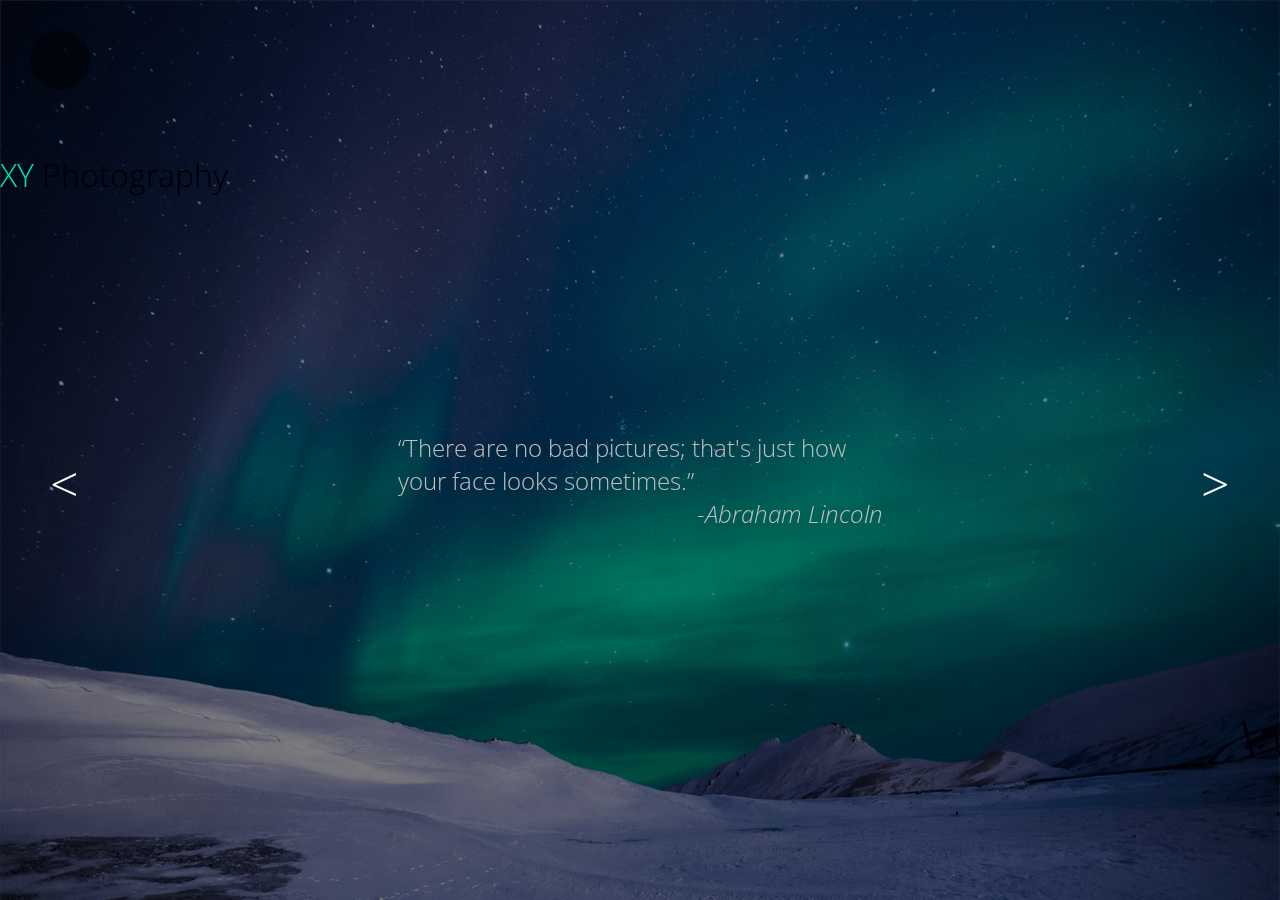
<file: index.html>
<!DOCTYPE html>
<html lang="en">
<head>
	<meta name="viewport" content="width=device-width">
	<link rel="stylesheet" href="css/css.css">
	<meta charset="UTF-8">
	<title>Home</title>
</head>
<body class="body__1">
	<aside>
		<nav class="hamburger">								<!-- Nav ist so verschachtelt da immer nur eine <nav> sichtbar ist, entweder .hampre oder .hampost -->
			<nav class="hampre"></nav>
			<nav class="hampost" style="display: none;">
				<ul>
					<li><a href="index.html">Home</a></li>
					<li><a href="2.html">About us</a></li>
					<li><a href="3.html">The team</a></li>
					<li><a href="4.html">Contact</a></li>
				</ul>
			</nav>
		</nav>
	</aside>
	<main>
		<h1 class="h1__1"><i class="primary">XY</i> Photography</h1>
		<div class="h2__1">
			<blockquote>“What i like about photographs is that they capture a moment that’s gone forever, impossible to reproduce.”<br><i>-Karl Lagerfeld</i></blockquote>
			<blockquote>“The camera is an instrument that teaches people how to see without a camera.”<br><i>-Dorothea Lange</i></blockquote>
			<blockquote>“There are no bad pictures; that's just how your face looks sometimes.” <br><i>-Abraham Lincoln</i></blockquote>
			<blockquote>“The whole point of taking pictures is so that you don’t have to explain things with words.”  <br><i>-Elliott Erwitt</i></blockquote>
			<blockquote>“A photograph can be an instant of life captured for eternity that will never cease looking back at you.”  <br><i>-Brigitte Bardot</i></blockquote>
			<blockquote>“There is one thing the photograph must contain, the humanity of the moment.”<br><i>-Robert Frank</i></blockquote>
			<blockquote>“In photography there is a reality so subtle that it becomes more real than reality.”<br><i>-Alfred Stieglitz</i></blockquote>
			<blockquote>“Taking pictures is like tiptoeing into the kitchen late at night and stealing Oreo cookies.”<br><i>-Diane Arbus</i></blockquote>
		</div>
		<nav class="slider">
			<ul>
				<li data-direction="left">&lt;</li>			<!-- data tag ist in html5 valide -->
				<li data-direction="right">&gt;</li>		<!-- data tag ist in html5 valide -->
			</ul>
		</nav>
		<div class="bgwrapper">
			<div><img src="assets/1.png" alt="bg"></div>
			<div><img src="assets/2.png" alt="bg"></div>
			<div><img src="assets/3.png" alt="bg"></div>
			<div><img src="assets/4.jpg" alt="bg"></div>
			<div><img src="assets/5.jpg" alt="bg"></div>
			<div><img src="assets/6.jpg" alt="bg"></div>
			<div><img src="assets/7.jpg" alt="bg"></div>
		</div>
	</main>
	<script src="https://ajax.googleapis.com/ajax/libs/jquery/3.3.1/jquery.min.js"></script>
	<script src="js/ham.js"></script>
	<script src="js/slider.js"></script>
	<script>
		(function($, undefined){
			$(function(){
				$(".hampre").trigger("click")
			})
		})(jQuery)
	</script>
</body>
</html>
</file>
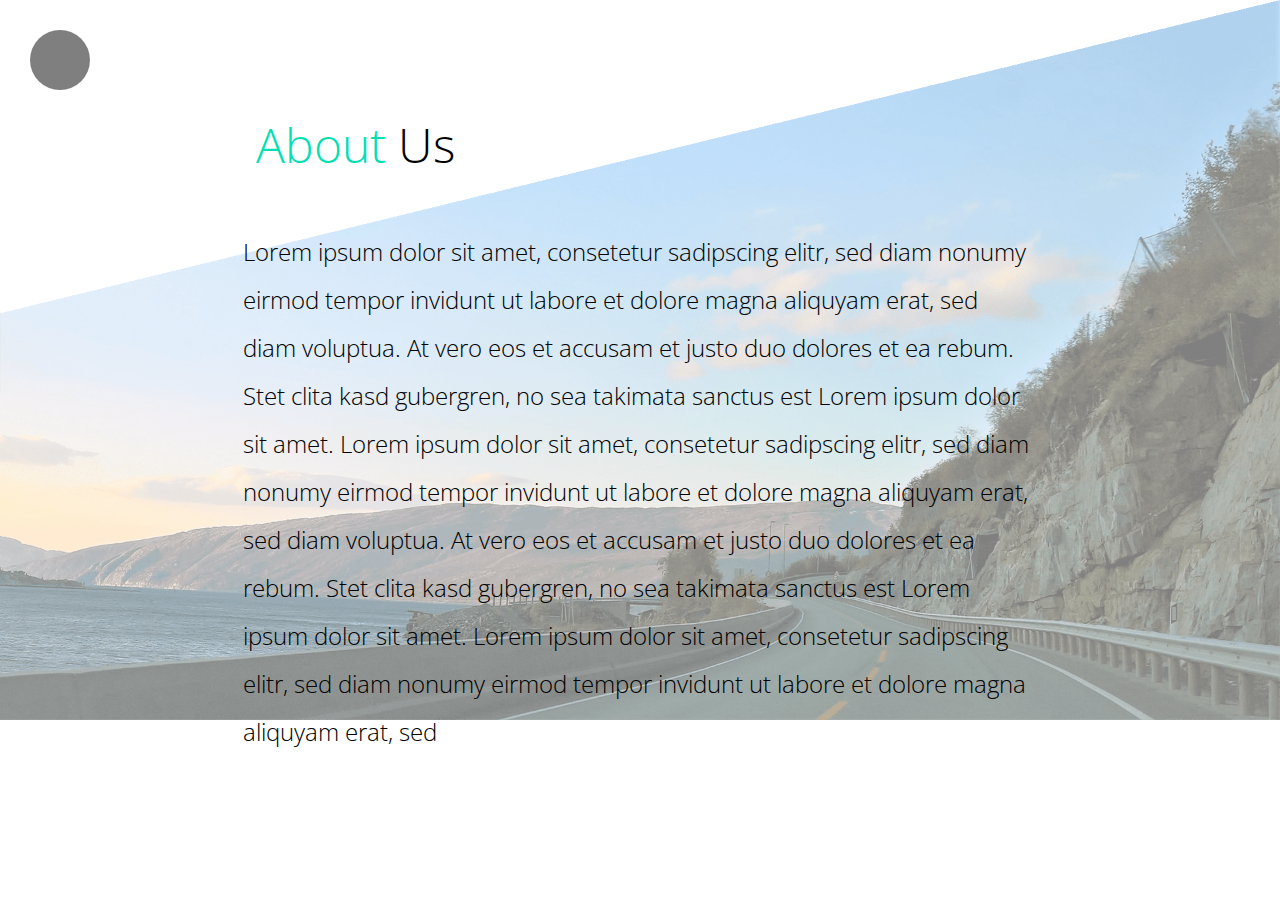
<file: 2.html>
<!DOCTYPE html>
<html lang="en">
<head>
	<meta name="viewport" content="width=device-width">
	<link rel="stylesheet" href="css/css.css">
	<link rel="stylesheet" href="css/css2.css">
	<meta charset="UTF-8">
	<title>About us</title>
</head>
<body>
	<aside>
		<nav class="hamburger">								<!-- Nav ist so verschachtelt da immer nur eine <nav> sichtbar ist, entweder .hampre oder .hampost -->
			<nav class="hampre"></nav>
			<nav class="hampost" style="display: none;">
				<ul>
					<li><a href="index.html">Home</a></li>
					<li><a href="2.html">About us</a></li>
					<li><a href="3.html">The team</a></li>
					<li><a href="4.html">Contact</a></li>
				</ul>
			</nav>
		</nav>
	</aside>
	<main>
		<h2><i class="primary">About</i> us</h2>
		<p>Lorem ipsum dolor sit amet, consetetur sadipscing elitr, sed diam nonumy eirmod tempor invidunt ut labore et dolore magna aliquyam erat, sed diam voluptua. At vero eos et accusam et justo duo dolores et ea rebum. Stet clita kasd gubergren, no sea takimata sanctus est Lorem ipsum dolor sit amet. Lorem ipsum dolor sit amet, consetetur sadipscing elitr, sed diam nonumy eirmod tempor invidunt ut labore et dolore magna aliquyam erat, sed diam voluptua. At vero eos et accusam et justo duo dolores et ea rebum. Stet clita kasd gubergren, no sea takimata sanctus est Lorem ipsum dolor sit amet. Lorem ipsum dolor sit amet, consetetur sadipscing elitr, sed diam nonumy eirmod tempor invidunt ut labore et dolore magna aliquyam erat, sed</p>
	</main>
	<script src="https://ajax.googleapis.com/ajax/libs/jquery/3.3.1/jquery.min.js"></script>
	<script src="js/ham.js"></script>
</body>
</html>
</file>
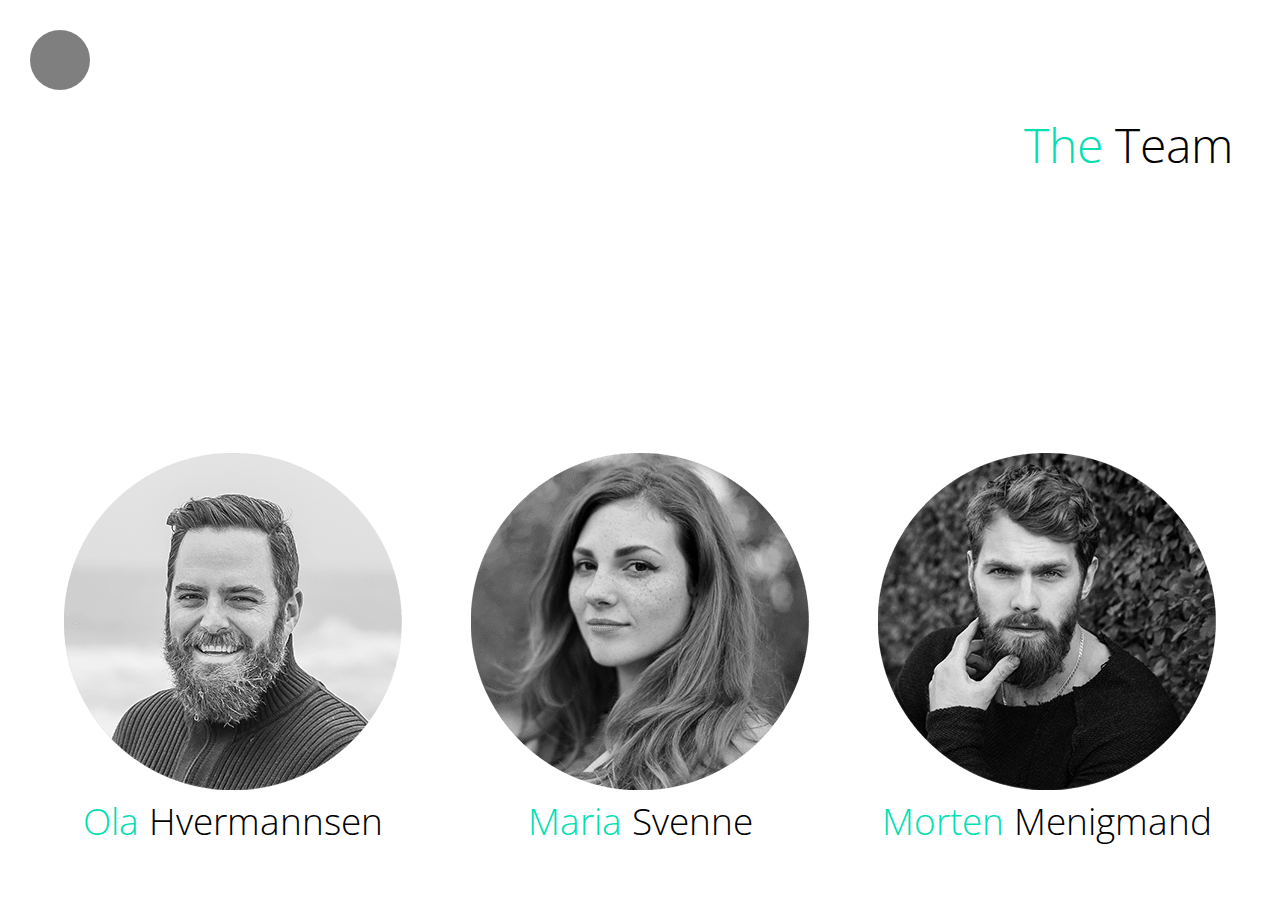
<file: 3.html>
<!DOCTYPE html>
<html lang="en">
<head>
	<meta name="viewport" content="width=device-width">
	<link rel="stylesheet" href="css/css.css">
	<link rel="stylesheet" href="css/css2.css">
	<link rel="stylesheet" href="css/css3.css">
	<meta charset="UTF-8">
	<title>The team</title>
</head>
<body>
	<aside>
		<nav class="hamburger">								<!-- Nav ist so verschachtelt da immer nur eine <nav> sichtbar ist, entweder .hampre oder .hampost -->
			<nav class="hampre"></nav>
			<nav class="hampost" style="display: none;">
				<ul>
					<li><a href="index.html">Home</a></li>
					<li><a href="2.html">About us</a></li>
					<li><a href="3.html">The team</a></li>
					<li><a href="4.html">Contact</a></li>
				</ul>
			</nav>
		</nav>
	</aside>
	<main>
		<div class="overlay"><img class="hamclose hampre2" src='assets/ic_close_black_1024px.svg' alt="close"><div class="stage"></div><!-- <img src="assets/ps/port1.png" alt="portrait"> --></div>
		<h2><i class="primary">The</i> team</h2>
		<nav class="port">
			<div><img src="assets/port1.png" alt="Ola Hvermannsen"><h3><i class="primary">Ola</i> Hvermannsen</h3></div>
			<div><img src="assets/port2.png" alt="Maria Svenne"><h3><i class="primary">Maria</i>  Svenne</h3></div>
			<div><img src="assets/port3.png" alt="Morten Menigmand"><h3><i class="primary">Morten</i>  Menigmand</h3></div>
		</nav>
	</main>
	<script src="https://ajax.googleapis.com/ajax/libs/jquery/3.3.1/jquery.min.js"></script>
	<script src="js/ham.js"></script>
	<script src="js/port.js"></script>
</body>
</html>
</file>
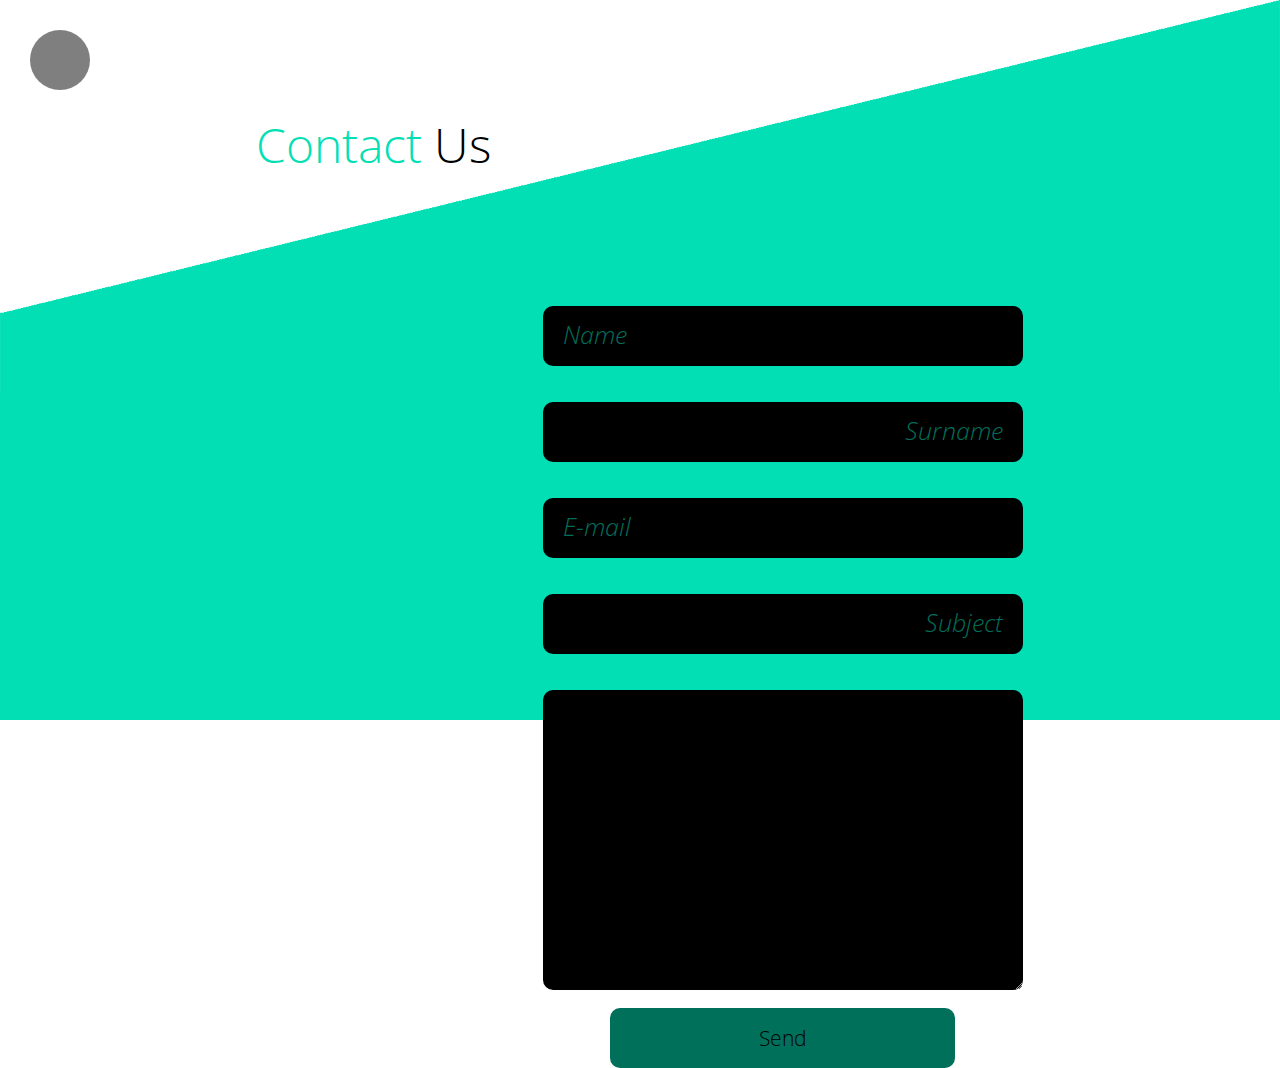
<file: 4.html>
<!DOCTYPE html>
<html lang="en">
<head>
	<meta name="viewport" content="width=device-width">
	<link rel="stylesheet" href="css/css.css">
	<link rel="stylesheet" href="css/css2.css">
	<link rel="stylesheet" href="css/css4.css">
	<meta charset="UTF-8">
	<title>Contact</title>
</head>
<body>
	<aside>
		<nav class="hamburger">								<!-- Nav ist so verschachtelt da immer nur eine <nav> sichtbar ist, entweder .hampre oder .hampost -->
			<nav class="hampre"></nav>
			<nav class="hampost" style="display: none;">
				<ul>
					<li><a href="index.html">Home</a></li>
					<li><a href="2.html">About us</a></li>
					<li><a href="3.html">The team</a></li>
					<li><a href="4.html">Contact</a></li>
				</ul>
			</nav>
		</nav>
	</aside>
	<main>
		<h2><i class="primary">Contact</i> us</h2>
		<div class="errors"></div>
		<form action="#">
			<input type="text" class="share" placeholder="Name">
			<input type="text" class="share" placeholder="Surname">
			<input type="text" class="share" placeholder="E-mail">
			<input type="text" class="share" placeholder="Subject">
			<textarea></textarea>
			<input type="submit" value="Send">
		</form>
	</main>
	<script src="https://ajax.googleapis.com/ajax/libs/jquery/3.3.1/jquery.min.js"></script>
	<script src="js/ham.js"></script>
	<script src="js/val.js"></script>
</body>
</html>
</file>
<file: css/css.css>
/*@import url("https://use.typekit.net/fbm3top.css");*/
@import url('https://fonts.googleapis.com/css?family=Open+Sans:300,300i,400');
*{
	font-family: "Open Sans",sans-serif;
	font-style: normal;
	font-weight: 100;
}
h2{
	user-select: none;
	text-transform: capitalize;
}
main{
	top: 0;
	left: 0;
	width: 100vw;
	height: 100vh;
	position: absolute;
}
.hamclose{
	height: 54px;
	position: absolute;
	top: 4px;
	left: 3px;
}
.bgwrapper{
	position: fixed;
	top: 0;
	z-index: -20;
	display: flex;
}
.bgwrapper>div>img{
	height: 100vh;
	width: 100vw;
}
.body__1{
	background-size: auto;
	margin: 0;
	padding: 0;
}
.h1__1{
	height: 72px;
	width: 100%;
	margin-top: 17vh;
}
.primary{
	font-style: normal;
	color: #02dfb4;
}
.h2__1{
	user-select: none;
	margin: 0 auto;
	z-index: 10;
	position: relative;
	top: 185px;
	font-size: 1.5rem;
	color: hsl(0,0%,75%);
	width: 485px;
	height: auto;
}
.h2__1:hover *{
	cursor: none;
	opacity: 0;
	transition-duration: .4s
}
.h2__1 *{
	transition-duration: .4s
}
.h2__1>blockquote>i{
	font-style: italic;
	float: right
}
blockquote{
	display: none;
	margin: 0;
}
/*.hampre{
	background-image: url("../assets/ic_menu_black_48px.png");
	height: 60px;
	width: 60px;
	position: fixed;
	left: 30px;
	top: 30px;
	cursor: pointer;
	z-index: 6;
}*/
/*experimental ham*/
.hampre{
	position: relative;
	background-image: none;
}
.hampre.*{
	width: 24px;
	height: 2px;
	display: block;
	background-color: white;
	position: absolute;
	left: 50%;
	top: 50%;
	transform: translate(-50%, -50%);
	transition: all .3s ease;
}

.hampre i:nth-child(1) {
	top: 35%;
}

.hampre i:nth-child(3) {
	top: 65%;
}

.hampre.active i:nth-child(1) {
	transform: translate(-50%, -50%) rotate(135deg);
	background-color: #02dfb4;
	top: 50%;
}

.hampre.active i:nth-child(2) {
	opacity: 0;
}

.hampre.active i:nth-child(3) {
	transform: translate(-50%, -50%) rotate(-135deg);
	background-color: #02dfb4;
	top: 50%;
}

.hampre {
	width: 60px;
	height: 60px;
	z-index: 6;
	position: fixed;
	left: 30px;
	top: 30px;
	background-color: rgba(0,0,0,.5);
	border-radius: 100%;
}

.hampre i {
	width: 36px;
	height: 4px;
	display: block;
	background-color: white;
	position: absolute;
	left: 50%;
	top: 50%;
	transform: translate(-50%, -50%);
	transition: all .3s ease;
}
.hampost{
	position: fixed;
	top: 0;
	left: -100%;
	width: 25vw;
	height: 100%;
	background-color: rgba(0,0,0,.5);
	color: white;
	list-style-type: none;
	font-size: 1.6875rem;
	z-index: 5;
}
.hampost>ul{
	left: 2.2vw;
	top: 17vh;
	position: relative;
	line-height: 27px;
	list-style-type: none;
}
.hampost>ul>li:not(:first-child){
	margin: 22px 0;
}
.hampost li{
	text-transform: capitalize;
}
.hampost a{
	color: inherit;
	text-decoration: none;
}
.slider>ul{
	position: absolute;
	top: 50vh;
	font-size: 50px;
	color: white;
	margin: 0;
	padding: 0;
	width: 100%;
	justify-content: space-between;
	list-style-type: none;
	display: flex;
}
.slider>ul>*{
	margin: 0 50px;
	cursor: pointer;
}
.curr:before{
	position: absolute;
	left: 1em;
	content: "\00B7";
}
@media screen and (max-width: 500px){
	.h1__1{
		font-size: calc(4.5rem/2);
		transition-duration: .4s
	}
	.h2__1{
		font-size: calc(1.5rem/1.5);
		width: 50%;
		transition-duration: .4s
	}
	.slider>ul>*{
		margin: 0;
		transition-duration: .4s
	}
	.hampre{
		transition-duration: .4s;
		-webkit-transform: scale(0.8);
				transform: scale(0.8);
	}
	.hampost{
		font-size: calc(1.6875rem*0.5);
	}
	.hampost>ul{
		left: initial;
		padding-left: 20px
	}
}
.curr{
	font-weight: 400;
}
</file>
<file: css/css2.css>
body{
	background-image: url("../assets/12.png");
	background-repeat: no-repeat;
	background-size: 100%;
}
h2{
	display: inline;
	margin: 0;
	font-size: 48px;
	line-height: 48px;
	font-style: normal;
	position: relative;
	left: 20vw;
	top: 13.4vh;
}
p{
	text-align: left;
	margin: 20vh 19vw;
	font-size: 24px;
	line-height: 48px;
}
@media screen and (max-width: 900px) {
	p{
		margin: 20vh 15vw;
	}
}
@media screen and (max-width: 470px){
	body{
		background-image: none
	}
}
</file>
<file: css/css3.css>
body{
	background-image: url("../assets/13.png");
	background-repeat: no-repeat;
	background-position: 100vw 100vh;
}
h2{
	left: 80vw;
	z-index: 10
}
.port{
	position: relative;
	top: 45vh;
	display: flex;
	justify-content: space-between;
	padding: 0 15vw;
}
h3{
	font-size: 30px;
	font-size: 37px;
	margin: 0;
	text-align: center;
}
.port>div{
	cursor: pointer;
}
.port img{
	transition-duration: .4s;
	-webkit-filter: grayscale(100%);
			filter: grayscale(100%);
}
.port div:hover>img{
	transition-duration: .4s;
	-webkit-filter: none;
			filter: none;
}
.overlay{
	display: none;
	z-index: 10;
	position: fixed;
	top: 0;
	left: 0;
	height: 100%;
	width: 100%;
	margin: 0;
	padding: 0;
	background-color: #02dfb4;
}
.overlay>img.hamclose{
	-webkit-filter: brightness(0%);
			filter: brightness(0%);
}
.hampre2{
	height: 60px;
	width: 60px;
	position: fixed;
	left: 30px;
	top: 30px;
	cursor: pointer;
	z-index: 6;
}
.stage>img{
	shape-outside: circle(190px);
	float: left;
	position: relative;
	padding: 6.7vh 15vw;
}
@media screen and (max-width: 1620px) {
	.port{
		transition-duration: .4s;
		padding: 0 5vw;
	}
}
@media screen and (max-width: 1170px){
	.port{
		transition-duration: .4s;
		flex-direction: column;
		align-items: center;
		top: 0;
	}
	.port>div{
		margin: 50px 0;
	}
}
.stage>h2{
	left: 9.5vw;
	margin: 0 24vw;
	display: block;
	color: black;
}
.overlaycontent{
	text-align: initial;
}
.button{
	user-select: none;
	transition-duration: .4s;
	font-size: initial;
	background-color: black;
    color: white;
    margin: 0 20px;
    border-radius: 10px;
    padding: 10px 20px;
}
.button:hover{
	user-select: none;
	transition-duration: .4s;
	background-color: grey;
}
.stage>h2{
	user-select: text;
}
@media screen and (max-width: 1840px){
	.stage>img{
		padding: 6.7vh 0;
	}
}
@media screen and (max-width: 900px){
	h2{
		display: none;
	}
	.stage>img{
		display: none;
	}
}
@media screen and (max-width: 1020px){
	p{
		margin-right: 0;
	}
}
p{
	text-align: center;
	font-size: 24px;
	line-height: 48px;
}
@media screen and (max-width: 900px) {
	p{
		margin: 0 15vw;
		position: absolute;
		top: 25vh;
	}
}
@media screen and (max-width: 670px){
	p{
		margin: 0;
	}
}
</file>
<file: css/css4.css>
body{
	background-image: url("../assets/14.png");
	background-repeat: no-repeat;
	background-size: 100%;
}
form{
	position: absolute;
	top: 32vh;
	left: 41vw;
	display: flex;
	flex-wrap: wrap;
	width: 40.3vw;
}
textarea,
input{
	color: white;
	flex-grow: 2;
	flex-basis: 100%;
	background: black;
	border-radius: 10px;
	border: none;
	height: 60px;
	width: 345px;
	margin: 18px 18px;
	padding: 0 20px;
	font-size: 1.3em;
}
input[type="submit"]{
	color: black;
	background-color: #01705a;
	flex-basis: 345px;
	flex-grow: 0;
	margin: 0 auto;
}
textarea{
	height: 280px;
	padding: 10px 10px;
}
input::-webkit-input-placeholder{
	font-style: italic;
	color: #02dfb4;
	color: rgba(2, 223, 180, .5);
	font-size: 25px;
}
input:-ms-input-placeholder{
	font-style: italic;
	color: #02dfb4;
	color: rgba(2, 223, 180, .5);
	font-size: 25px;
}
input::-ms-input-placeholder{
	font-style: italic;
	color: #02dfb4;
	color: rgba(2, 223, 180, .5);
	font-size: 25px;
}
input::placeholder{
	font-style: italic;
	color: #02dfb4;
	color: rgba(2, 223, 180, .5);
	font-size: 25px;
}
form>input:nth-child(even):not(input[type="submit"]){
	text-align: right
}
.share{
	flex-grow: 1;
	flex-basis: 35%;
}
h2{
	left: 20vw;
	z-index: 0;
}
.errors{
	margin: 10px 10px;
	visibility: hidden;
	position: fixed;
	-webkit-transform: translateX(-50%);
			transform: translateX(-50%);
	top: 20px;
	left: 50vw;
	background: rgba(211,211,211,.5);
	padding: 0 100px 30px 100px;
	border-radius: 10px;
	z-index: 100;
}
.close{
	width: 40px;
	position: absolute;
	right: 0;
	top: 5px;
	cursor: pointer;
	-webkit-filter: contrast(0%);
			filter: contrast(0%);
}
@media screen and (max-width: 740px){
	form{
		display: block;
	}
}
</file>
